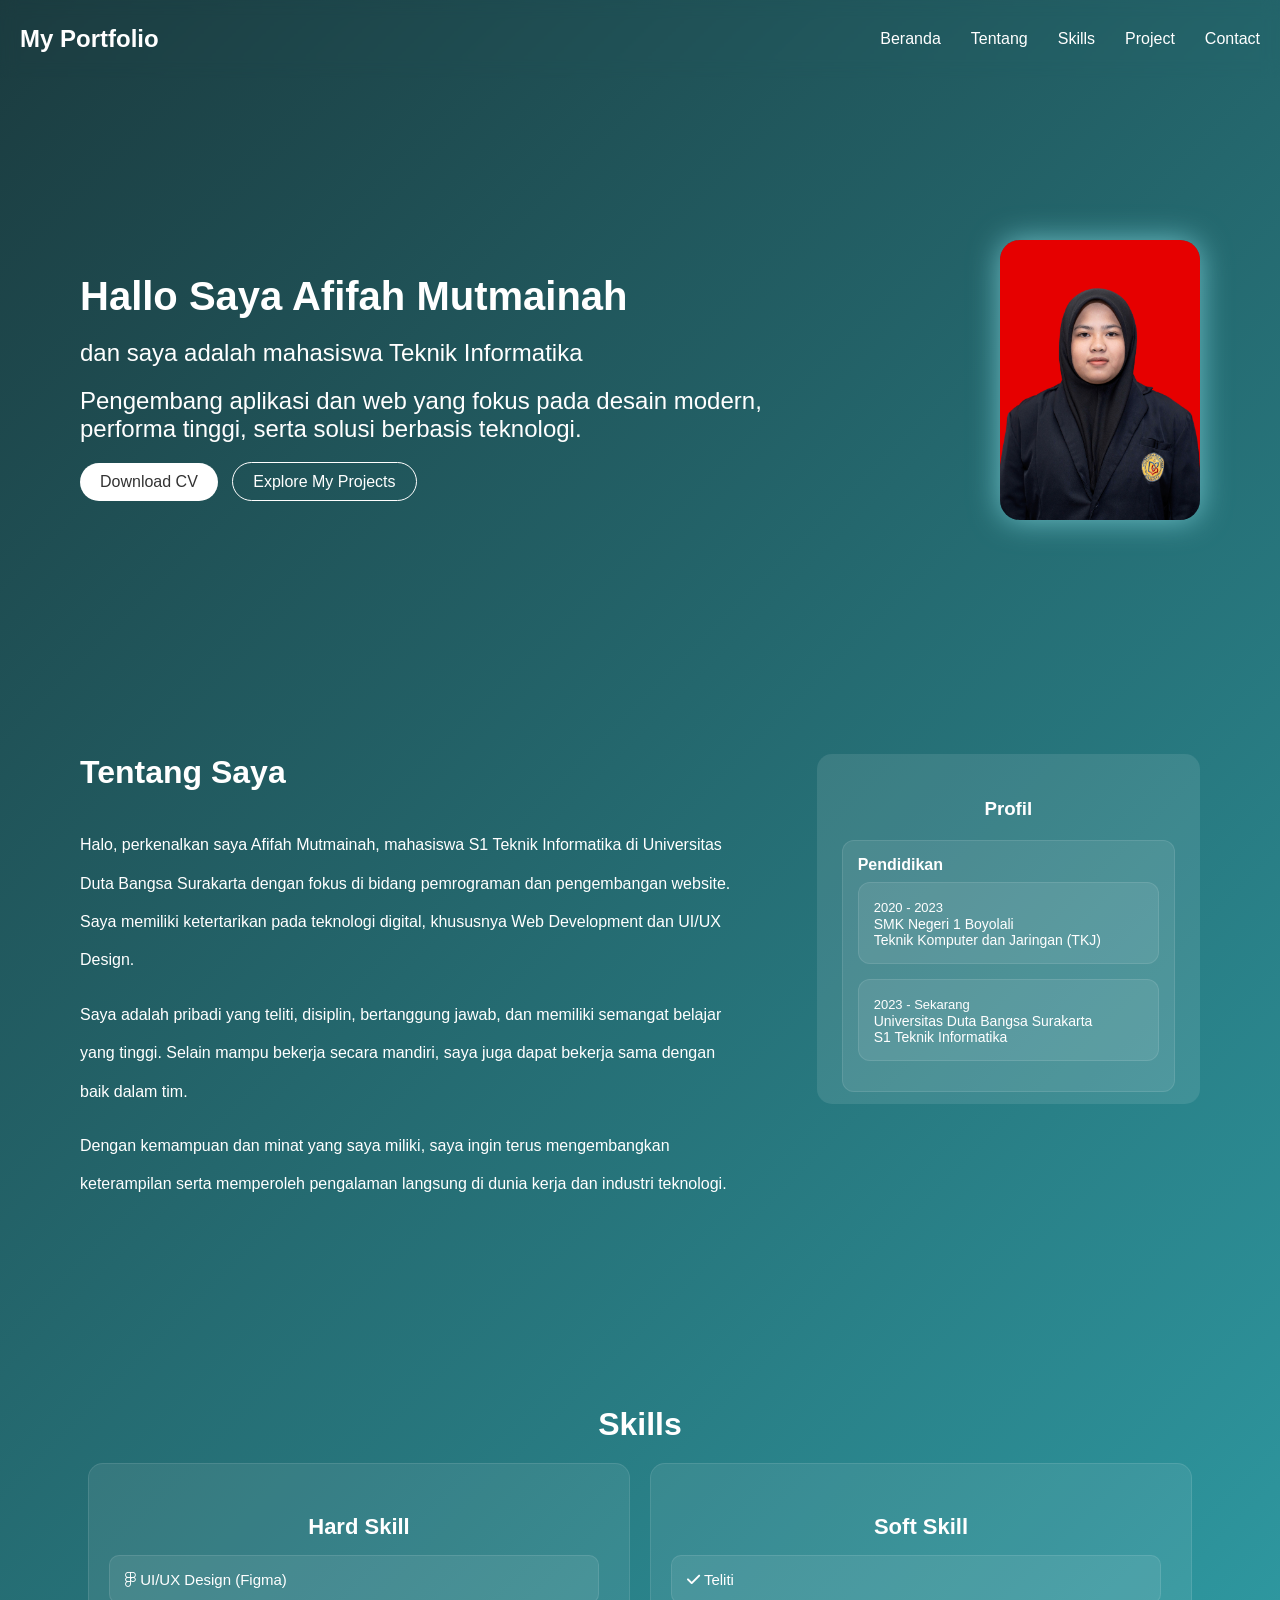
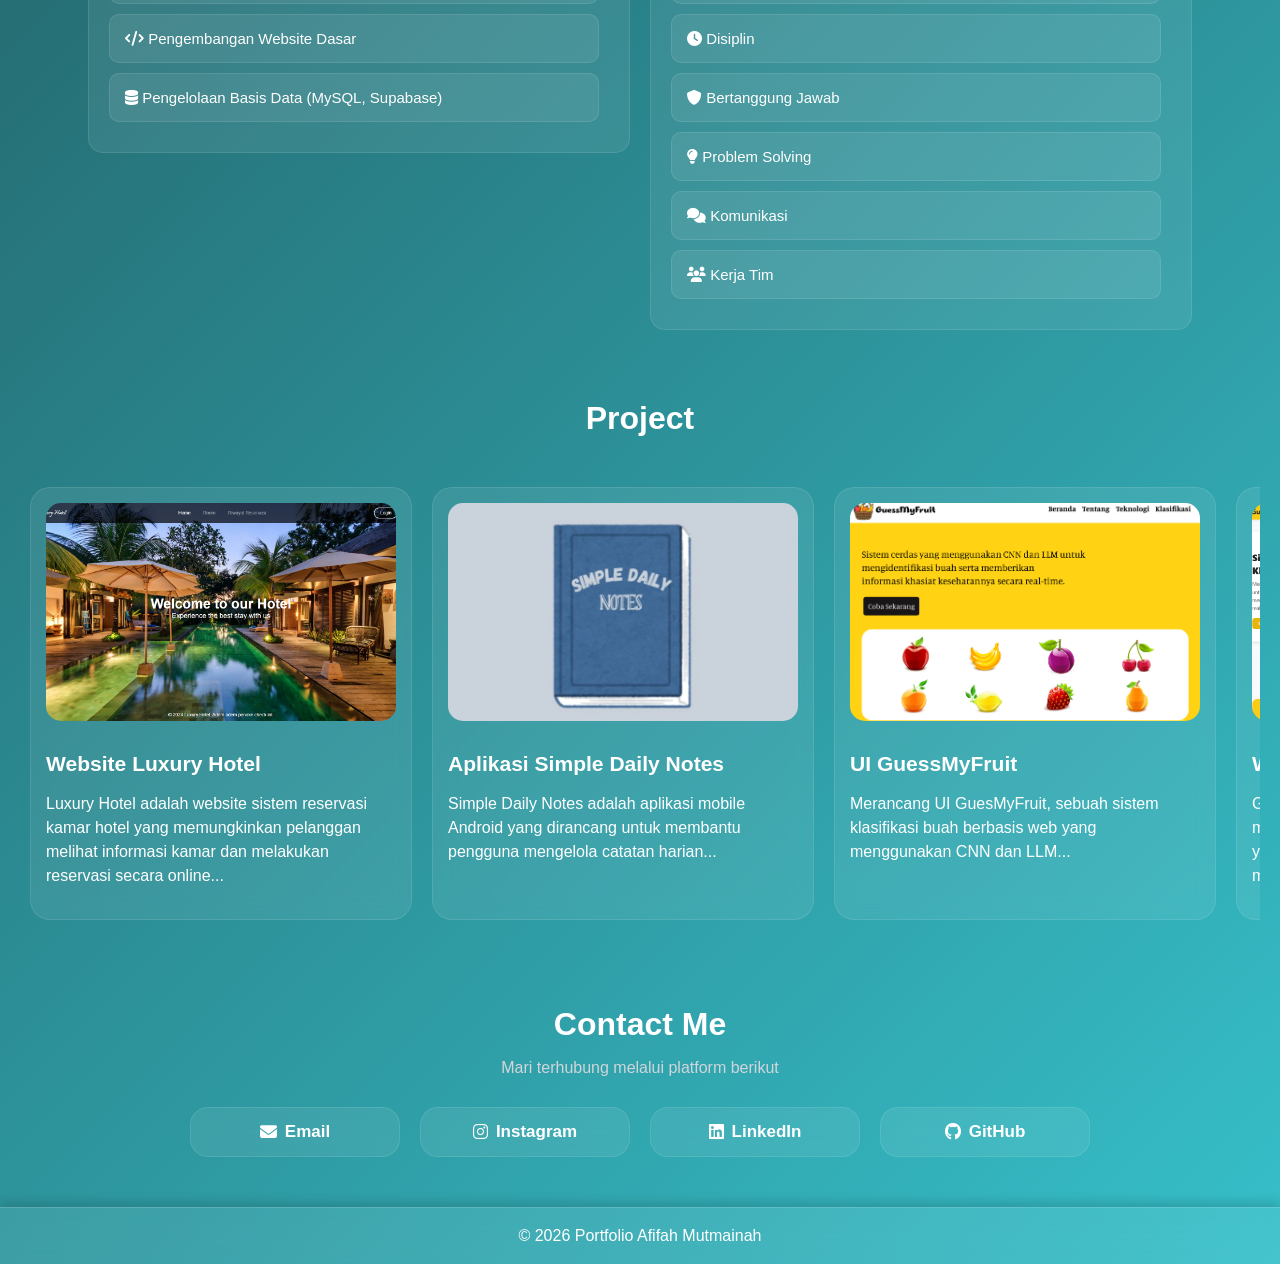
<file: index.html>
<!DOCTYPE html>
<html lang="id">
<head>
    <meta charset="UTF-8">
    <meta name="viewport" content="width=device-width, initial-scale=1.0">

    <!-- FONT AWESOME -->
    <link rel="stylesheet" href="https://cdnjs.cloudflare.com/ajax/libs/font-awesome/6.5.1/css/all.min.css">

    <title>Portofolio Saya</title>
    <link rel="stylesheet" href="style.css">
</head>

<body>

<!-- Navbar -->
<header>
    <nav>
        <h2>My Portfolio</h2>

        <div class="hamburger" onclick="toggleMenu()">
            ☰
        </div>

        <ul class="menu">
            <li><a href="#Beranda">Beranda</a></li>
            <li><a href="#tentang">Tentang</a></li>
            <li><a href="#skills">Skills</a></li>
            <li><a href="#project">Project</a></li>
            <li><a href="#contact">Contact</a></li>
        </ul>
    </nav>
</header>

<!-- Hero -->
<section id="Beranda" class="Beranda">

    <div class="Beranda-text">
        <h1>Hallo Saya Afifah Mutmainah</h1>
        <h2>dan saya adalah mahasiswa Teknik Informatika</h2>

        <h2>
            Pengembang aplikasi dan web yang fokus pada desain modern,
            performa tinggi, serta solusi berbasis teknologi.
        </h2>

        <div class="buttons">

            <a href="files/CV Afifah Mutmainah.pdf" download class="btn">
                Download CV
            </a>


            <a href="#project" class="btn-outline">
                Explore My Projects
            </a>
        </div>
    </div>

    <div class="Beranda-image">
        <div class="card">
            <img src="images/Foto Formal.jpeg" alt="profile">
        </div>
    </div>

</section>

<!-- Tentang Saya -->
<section id="tentang">
    <div class="tentang-container">

        <!-- KIRI -->
        <div class="tentang-text">
            <h2>Tentang Saya</h2>
            <p>
                Halo, perkenalkan saya Afifah Mutmainah, mahasiswa S1 Teknik Informatika 
                di Universitas Duta Bangsa Surakarta dengan fokus di bidang pemrograman 
                dan pengembangan website. Saya memiliki ketertarikan pada teknologi digital, 
                khususnya Web Development dan UI/UX Design.
            </p>

            <p>
                Saya adalah pribadi yang teliti, disiplin, bertanggung jawab, 
                dan memiliki semangat belajar yang tinggi. Selain mampu bekerja 
                secara mandiri, saya juga dapat bekerja sama dengan baik dalam tim.
            </p>

            <p>
                Dengan kemampuan dan minat yang saya miliki, saya ingin terus 
                mengembangkan keterampilan serta memperoleh pengalaman langsung 
                di dunia kerja dan industri teknologi.
            </p>
        </div>

        <!-- KANAN -->
        <div class="tentang-info">
            <h3>Profil</h3>

            <div class="info-card">
            <h4>Pendidikan</h4>

            <div class="edu-item">
                <span>2020 - 2023</span>
                <p>SMK Negeri 1 Boyolali<br>Teknik Komputer dan Jaringan (TKJ)</p>
            </div>

            
            <div class="edu-item">
                <span>2023 - Sekarang</span>
                <p>Universitas Duta Bangsa Surakarta<br>S1 Teknik Informatika</p>
            </div>
        </div>

            <div class="info-card">
                <h4>Domisili</h4>
                <p>Klaten, Jawa Tengah</p>
            </div>

            <div class="info-card">
                <h4>Status</h4>
                <p>Mahasiswa Aktif</p>
            </div>
        </div>
    </div>
</section>

<!-- Skills -->
<section id="skills">
    <div class="skills">

        <h2>Skills</h2>

        <div class="skills-container">

            <!-- HARD SKILL -->
        <div class="skills-box">
            <h4>Hard Skill</h4>

            <div class="skill-item">
                <p><i class="fa-brands fa-figma"></i> UI/UX Design (Figma)</p>
            </div>

            <div class="skill-item">
                <p><i class="fa-solid fa-code"></i> Pengembangan Website Dasar</p>
            </div>

            <div class="skill-item">
                <p><i class="fa-solid fa-database"></i> Pengelolaan Basis Data (MySQL, Supabase)</p>
            </div>
        </div>

        <!-- SOFT SKILL -->
        <div class="skills-box">
            <h4>Soft Skill</h4>

            <div class="skill-item">
                <p><i class="fa-solid fa-check"></i> Teliti</p>
            </div>

            <div class="skill-item">
                <p><i class="fa-solid fa-clock"></i> Disiplin</p>
            </div>

            <div class="skill-item">
                <p><i class="fa-solid fa-shield"></i> Bertanggung Jawab</p>
            </div>

            <div class="skill-item">
                <p><i class="fa-solid fa-lightbulb"></i> Problem Solving</p>
            </div>

            <div class="skill-item">
                <p><i class="fa-solid fa-comments"></i> Komunikasi</p>
            </div>

            <div class="skill-item">
                <p><i class="fa-solid fa-users"></i> Kerja Tim</p>
            </div>
        </div>

        </div>
    </div>
</section>

<!-- Project -->
<section id="project">
    <div class="project">

        <h2>Project</h2>

        <div class="project-container">

            <!-- Card 1 -->
            <a href="hotel-project.html" class="project-card">

                <img src="images/cover.png" alt="Luxury Hotel">

                <h3>Website Luxury Hotel</h3>

                <p id="hotelText">
                    Luxury Hotel adalah website sistem reservasi kamar hotel 
                    yang memungkinkan pelanggan melihat informasi kamar dan 
                    melakukan reservasi secara online...
                </p>

            </a>

            <!-- Card 2 -->
            <a href="catatan.html" class="project-card">

                <img src="images/Logo catatan lanscape.jpeg" alt="Simple Daily Notes">

                <h3>Aplikasi Simple Daily Notes</h3>

                <p>
                    Simple Daily Notes adalah aplikasi mobile Android yang dirancang 
                    untuk membantu pengguna mengelola catatan harian...
                </p>

            </a>

            <!-- Card 3 -->
            <a href="klasifikasi ui.html" class="project-card">

                <img src="images/klasifikasi 2.png" alt="klasifikasi ui">

                <h3>UI GuessMyFruit </h3>

                <p>
                    Merancang UI GuesMyFruit, sebuah sistem klasifikasi buah berbasis web 
                    yang menggunakan CNN dan LLM...
                </p>

            </a>

            <!-- Card 4 -->
            <a href="klasifikasiweb.html" class="project-card">

                <img src="images/klasifikasiweb (1).png" alt="GuessMyFruit">

                <h3> Website GuessMyFruit </h3>

                <p>
                    GuessMyFruit adalah web yang bisa mengidentifikasi jenis buah hanya dari 
                    gambar yang diunggah pengguna. Website ini menggabungkan CNN untuk...
                </p>

            </a>

            <!-- Card 5 -->
            <a href="tokosepatu.html" class="project-card">

                <img src="images/sepatu (1).png" alt="tokosepatu">

                <h3> Niku Shoes </h3>

                <p>
                    Niku Shoes adalah aplikasi berbasis web yang dirancang untuk membantu operasional toko sepatu 
                    menjadi lebih terstruktur dan...
                </p>

            </a>

        </div>

    </div>
</section>

<!-- Contact -->
<section id="contact">
    <div class="contact">
        <h2>Contact Me</h2>

        <p class="contact-text">
            Mari terhubung melalui platform berikut
        </p>

        <div class="contact-container">

            <a href="mailto:mutmainahaja4121@gmail.com" class="contact-card">
                <i class="fa-solid fa-envelope"></i> Email
            </a>

            <a href="https://www.instagram.com/affhmtminh" target="_blank" class="contact-card">
                <i class="fa-brands fa-instagram"></i> Instagram
            </a>

            <a href="https://www.linkedin.com/in/afifah-mutmainah" target="_blank" class="contact-card">
                <i class="fa-brands fa-linkedin"></i> LinkedIn
            </a>

            <a href="https://github.com/MutmainahAfifahh" target="_blank" class="contact-card">
                <i class="fa-brands fa-github"></i> GitHub
            </a>

        </div>
    </div>
</section>

<!-- Footer -->
<footer>
    <p>© 2026 Portfolio Afifah Mutmainah</p>
</footer>

<script src="script.js"></script>

</body>
</html>
</file>
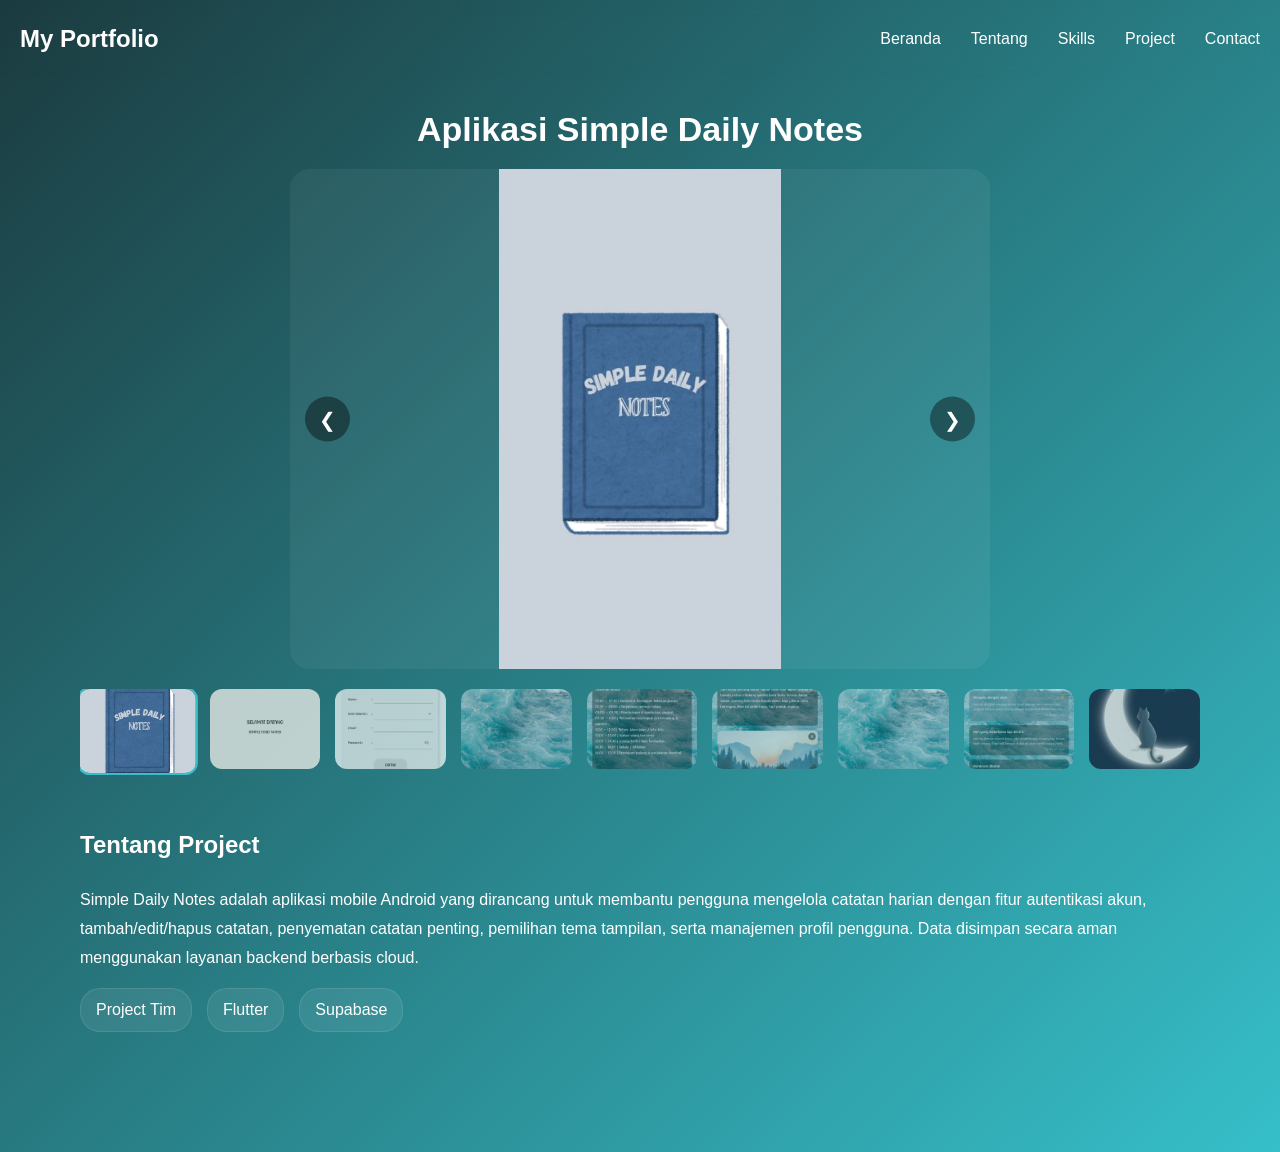
<file: catatan.html>
<!DOCTYPE html>
<html lang="id">
<head>
    <meta charset="UTF-8">
    <meta name="viewport" content="width=device-width, initial-scale=1.0">
    <title>Simple Daily Notes Project</title>
    <link rel="stylesheet" href="style.css">
</head>

<body>

<header>
    <nav>
        <h2>My Portfolio</h2>
        <div class="hamburger" id="hamburger">☰</div>
        <ul class="menu" id="menu">
            <li><a href="index.html#Beranda">Beranda</a></li>
            <li><a href="index.html#tentang">Tentang</a></li>
            <li><a href="index.html#skills">Skills</a></li>
            <li><a href="index.html#project">Project</a></li>
            <li><a href="index.html#contact">Contact</a></li>
        </ul>
    </nav>
</header>

<section class="detail-project">

    <h1>Aplikasi Simple Daily Notes</h1>

    <!-- PREVIEW SLIDER - SUDAH DIPERBAIKI -->
    <div class="main-image" 
         data-images='[
            "images/Logo catatan potrait.jpeg",
            "images/Catatan (1).jpg",
            "images/Catatan (2).jpg",
            "images/Catatan (3).jpg",
            "images/Catatan (4).jpg",
            "images/Catatan (5).jpg",
            "images/Catatan (6).jpg",
            "images/Catatan (7).jpg",
            "images/Catatan (8).jpeg"
         ]'>

        <button class="slider-btn prev" onclick="prevImage()">❮</button>
        <img id="preview" src="images/Logo catatan potrait.jpeg" alt="Preview Project">
        <button class="slider-btn next" onclick="nextImage()">❯</button>
    </div>

    <!-- THUMBNAIL - Dikosongkan (akan diisi otomatis oleh JS) -->
    <div class="thumbnail-container"></div>

    <!-- DESKRIPSI -->
    <div class="project-description">
        <h2>Tentang Project</h2>
        <p>
            Simple Daily Notes adalah aplikasi mobile Android yang dirancang 
            untuk membantu pengguna mengelola catatan harian dengan fitur autentikasi akun, 
            tambah/edit/hapus catatan, penyematan catatan penting, pemilihan tema tampilan, 
            serta manajemen profil pengguna. Data disimpan secara aman menggunakan layanan backend berbasis cloud.
        </p>

        <div class="project-tags">
            <div class="tag">Project Tim</div>
            <div class="tag">Flutter</div>
            <div class="tag">Supabase</div>
        </div>
    </div>

</section>

<script src="script.js"></script>
</body>
</html>
</file>
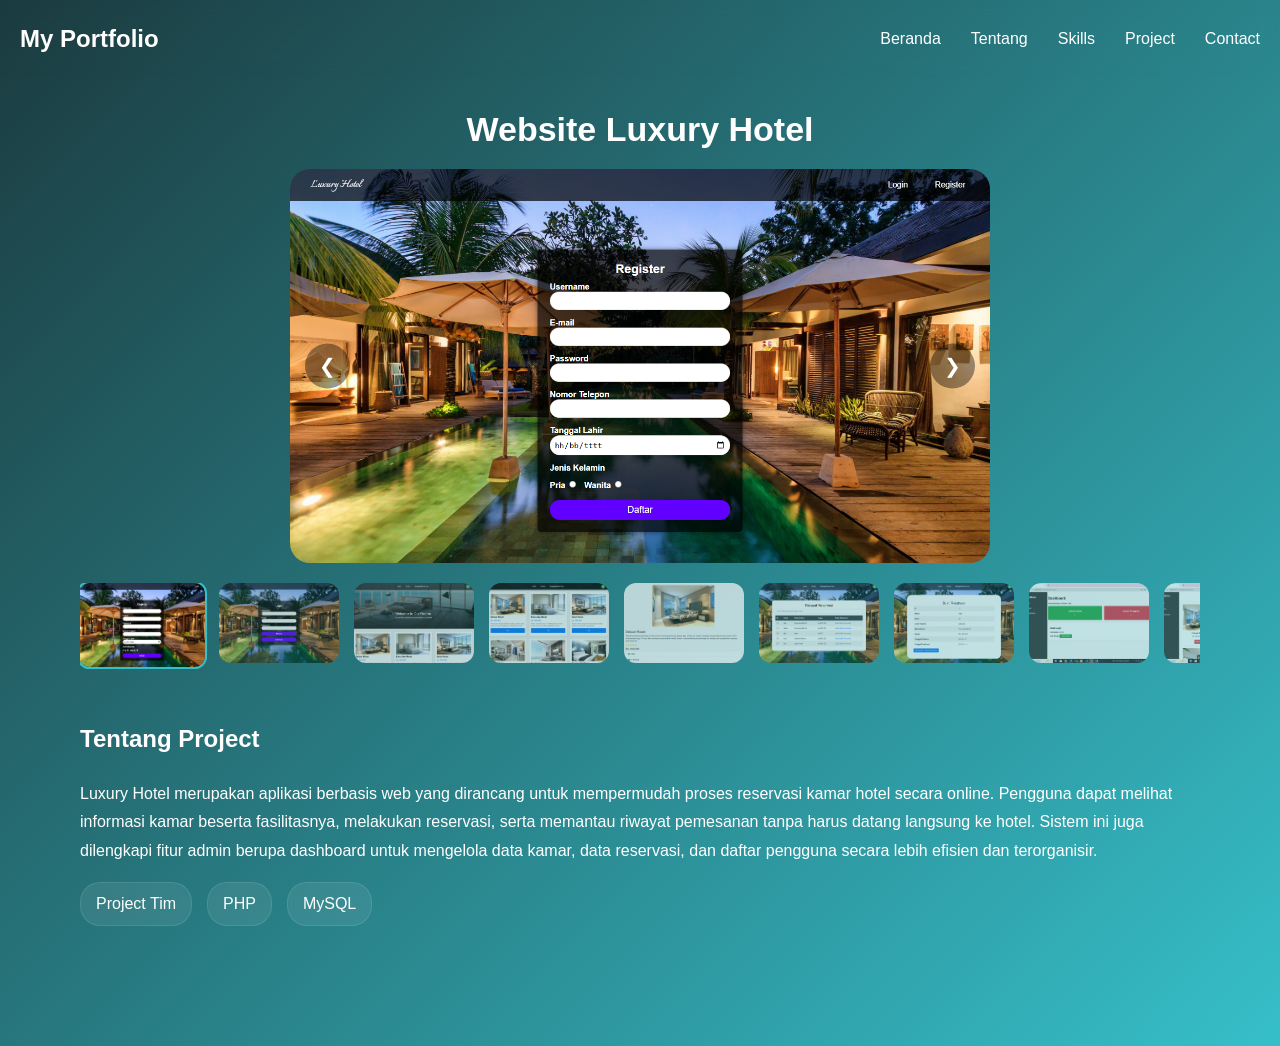
<file: hotel-project.html>
<!DOCTYPE html>
<html lang="id">
<head>
    <meta charset="UTF-8">
    <meta name="viewport" content="width=device-width, initial-scale=1.0">
    <title>Luxury Hotel Project</title>

    <link rel="stylesheet" href="style.css">
</head>

<body>

<!-- Navbar -->
<header>
    <nav>
        <h2>My Portfolio</h2>

        <div class="hamburger" onclick="toggleMenu()">☰</div>

        <ul class="menu">
            <li><a href="index.html#Beranda">Beranda</a></li>
            <li><a href="index.html#tentang">Tentang</a></li>
            <li><a href="index.html#skills">Skills</a></li>
            <li><a href="index.html#project">Project</a></li>
            <li><a href="index.html#contact">Contact</a></li>
        </ul>
    </nav>
</header>

<!-- DETAIL PROJECT -->
<section class="detail-project">

    <h1>Website Luxury Hotel</h1>

    <!-- PREVIEW SLIDER -->
    <div class="main-image" data-images='[
        "images/hotel (1).png",
        "images/hotel (2).png",
        "images/hotel (3).png",
        "images/hotel (4).png",
        "images/hotel (5).png",
        "images/hotel (6).png",
        "images/hotel (7).png",
        "images/hotel (8).png",
        "images/hotel (9).png",
        "images/hotel (10).png"
    ]'>

        <button class="slider-btn prev" onclick="prevImage()">❮</button>

        <img id="preview" src="images/hotel (1).png">

        <button class="slider-btn next" onclick="nextImage()">❯</button>

    </div>

    <!-- THUMBNAIL (opsional, bisa dihapus kalau mau full otomatis nanti) -->
    <div class="thumbnail-container">
        <img src="images/hotel (1).png" onclick="changeImage(0)">
        <img src="images/hotel (2).png" onclick="changeImage(1)">
        <img src="images/hotel (3).png" onclick="changeImage(2)">
        <img src="images/hotel (4).png" onclick="changeImage(3)">
        <img src="images/hotel (5).png" onclick="changeImage(4)">
        <img src="images/hotel (6).png" onclick="changeImage(5)">
        <img src="images/hotel (7).png" onclick="changeImage(6)">
        <img src="images/hotel (8).png" onclick="changeImage(7)">
        <img src="images/hotel (9).png" onclick="changeImage(8)">
        <img src="images/hotel (10).png" onclick="changeImage(9)">
    </div>

    <!-- DESKRIPSI -->
    <div class="project-description">

        <h2>Tentang Project</h2>

        <p>
        Luxury Hotel merupakan aplikasi berbasis web yang dirancang untuk mempermudah proses reservasi kamar hotel 
        secara online. Pengguna dapat melihat informasi kamar beserta fasilitasnya, melakukan reservasi, 
        serta memantau riwayat pemesanan tanpa harus datang langsung ke hotel. Sistem ini juga dilengkapi 
        fitur admin berupa dashboard untuk mengelola data kamar, data reservasi, dan daftar pengguna secara lebih efisien 
        dan terorganisir.
        </p>

        <div class="project-tags">
            <div class="tag">Project Tim</div>
            <div class="tag">PHP</div>
            <div class="tag">MySQL</div>
        </div>

    </div>

</section>

<script src="script.js"></script>
</body>
</html>
</file>
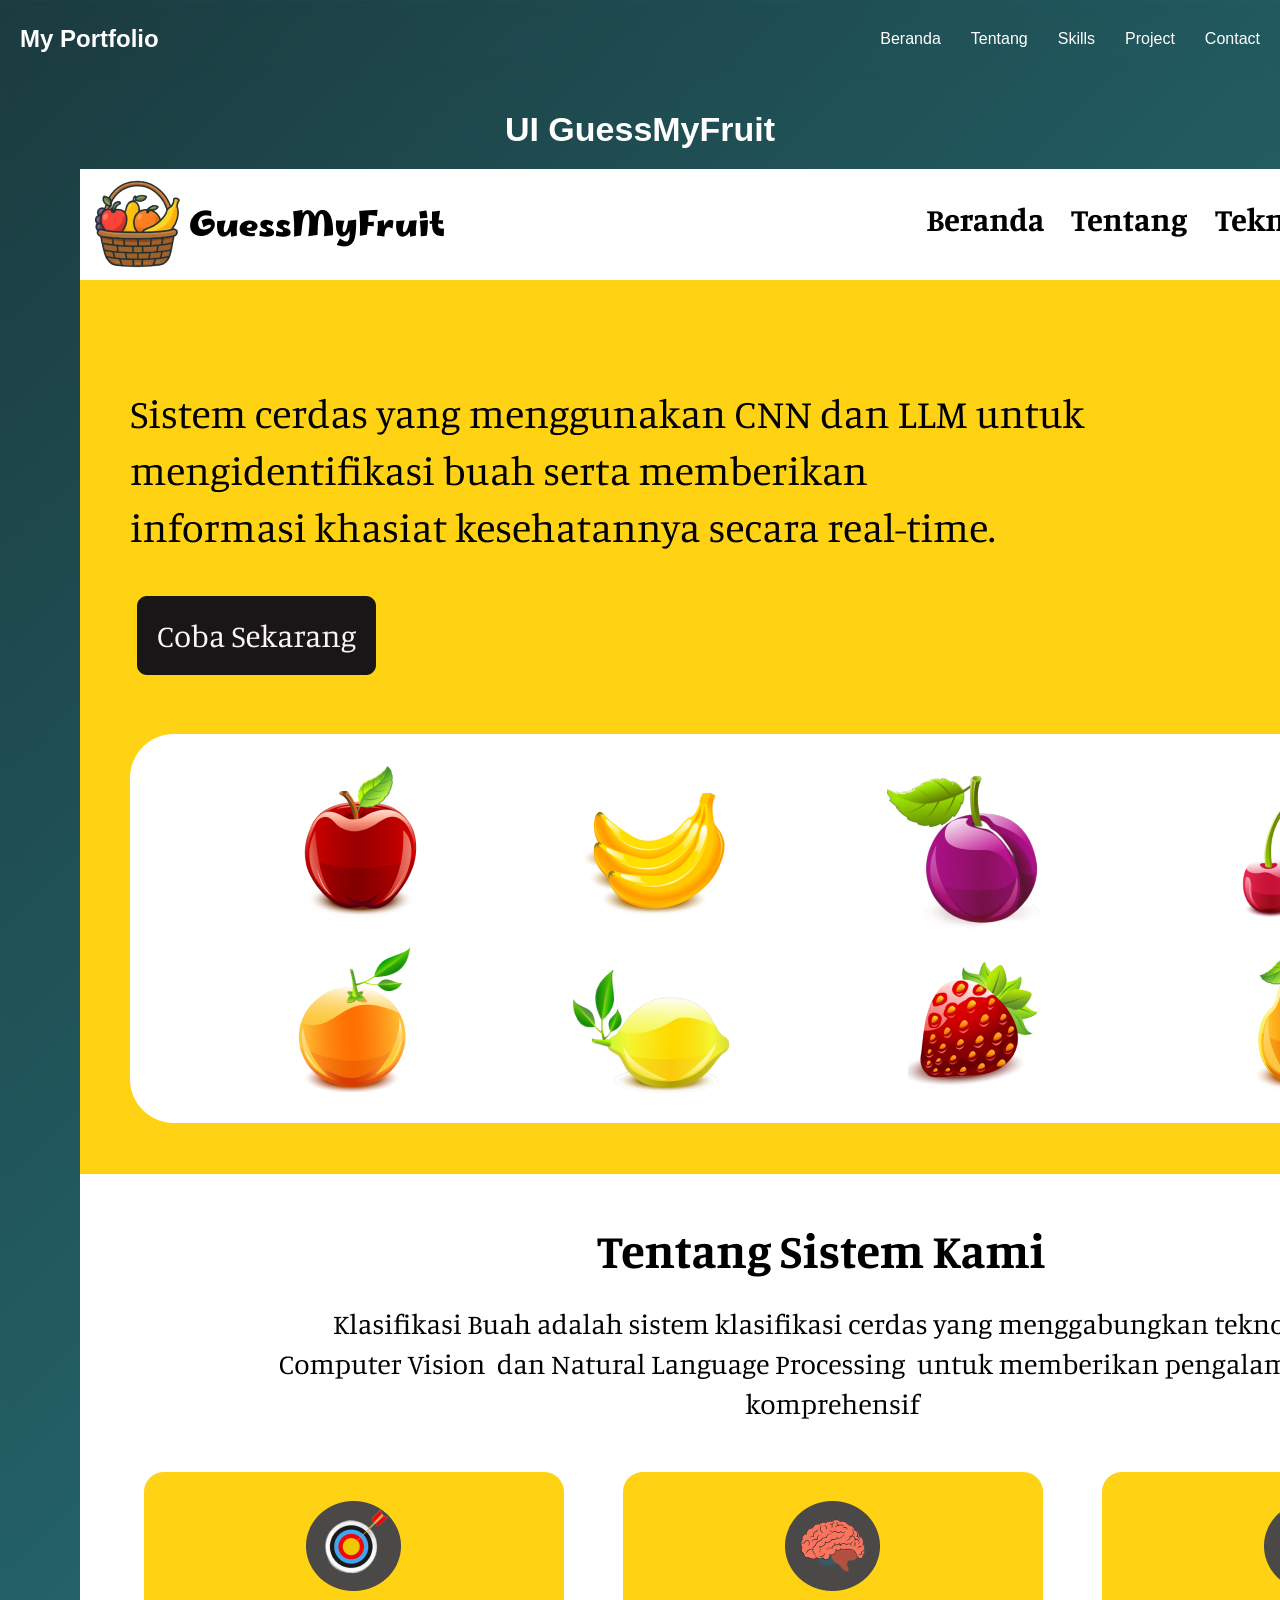
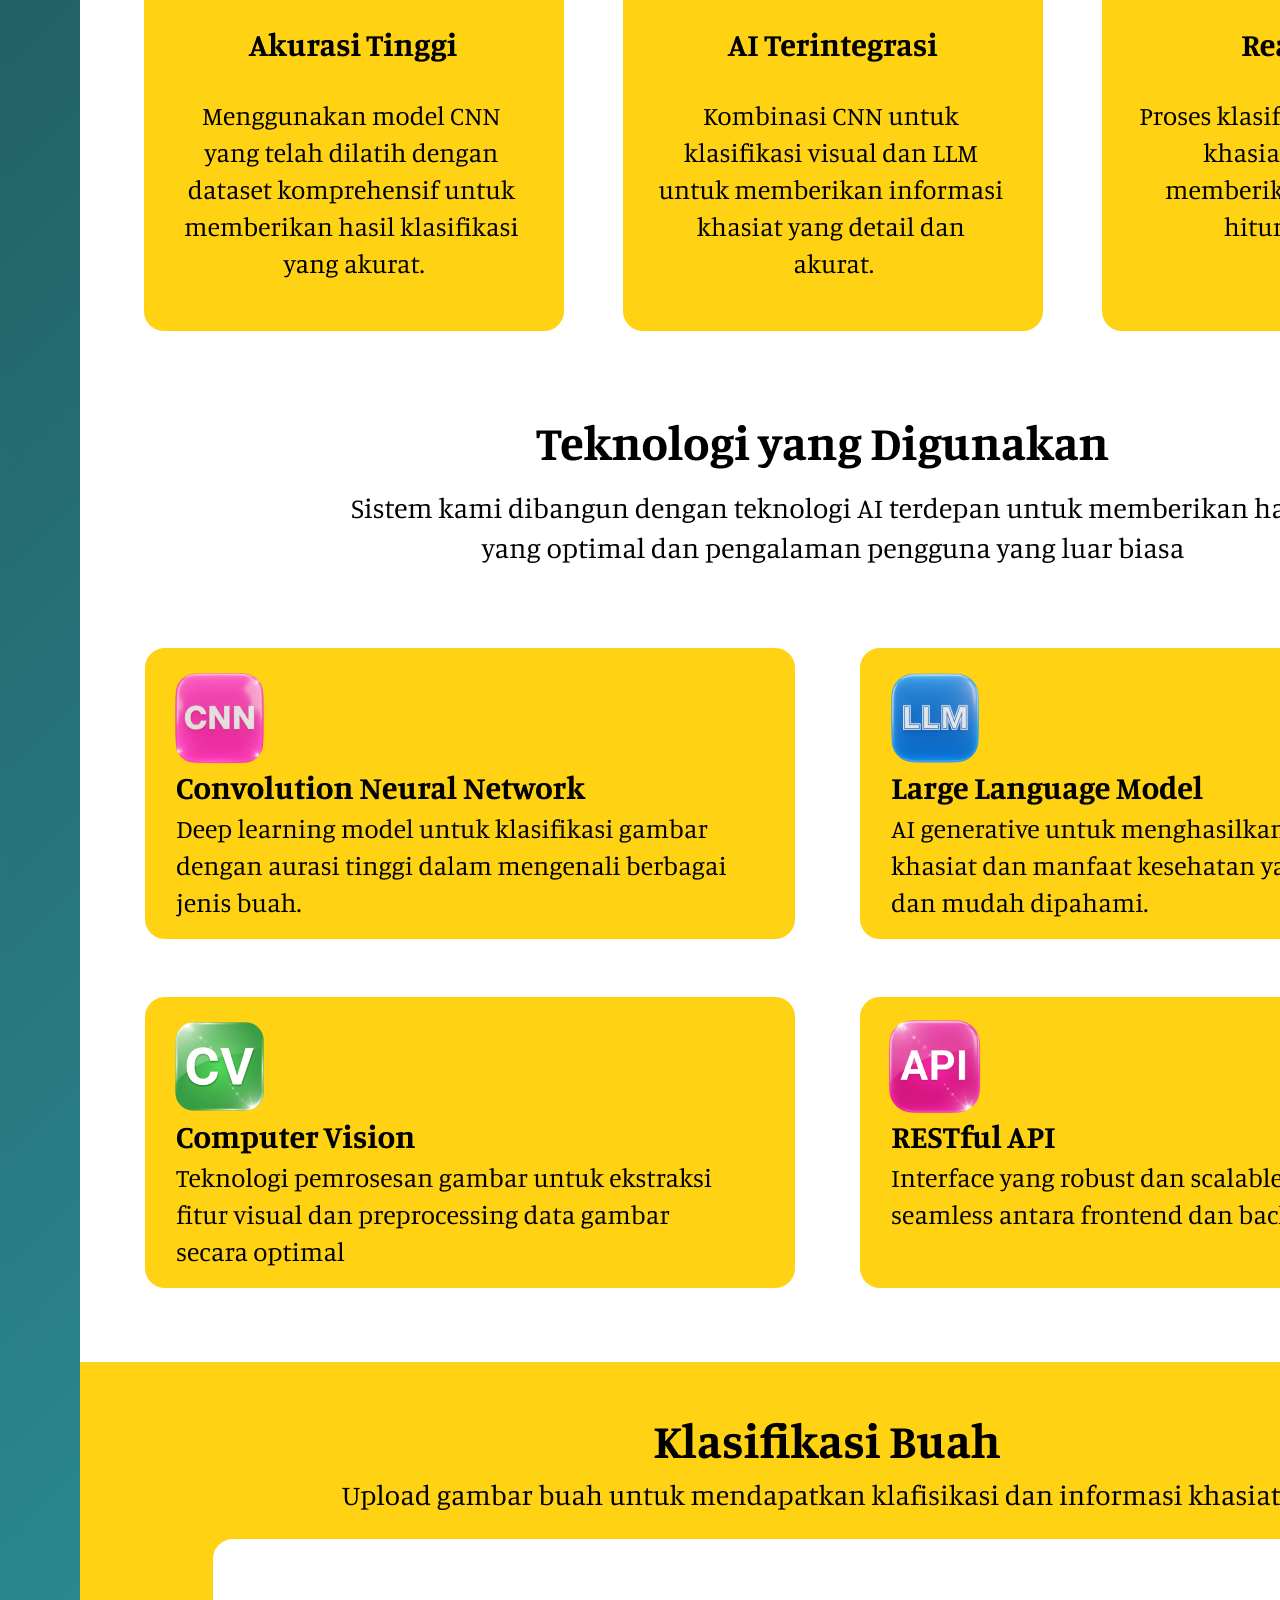
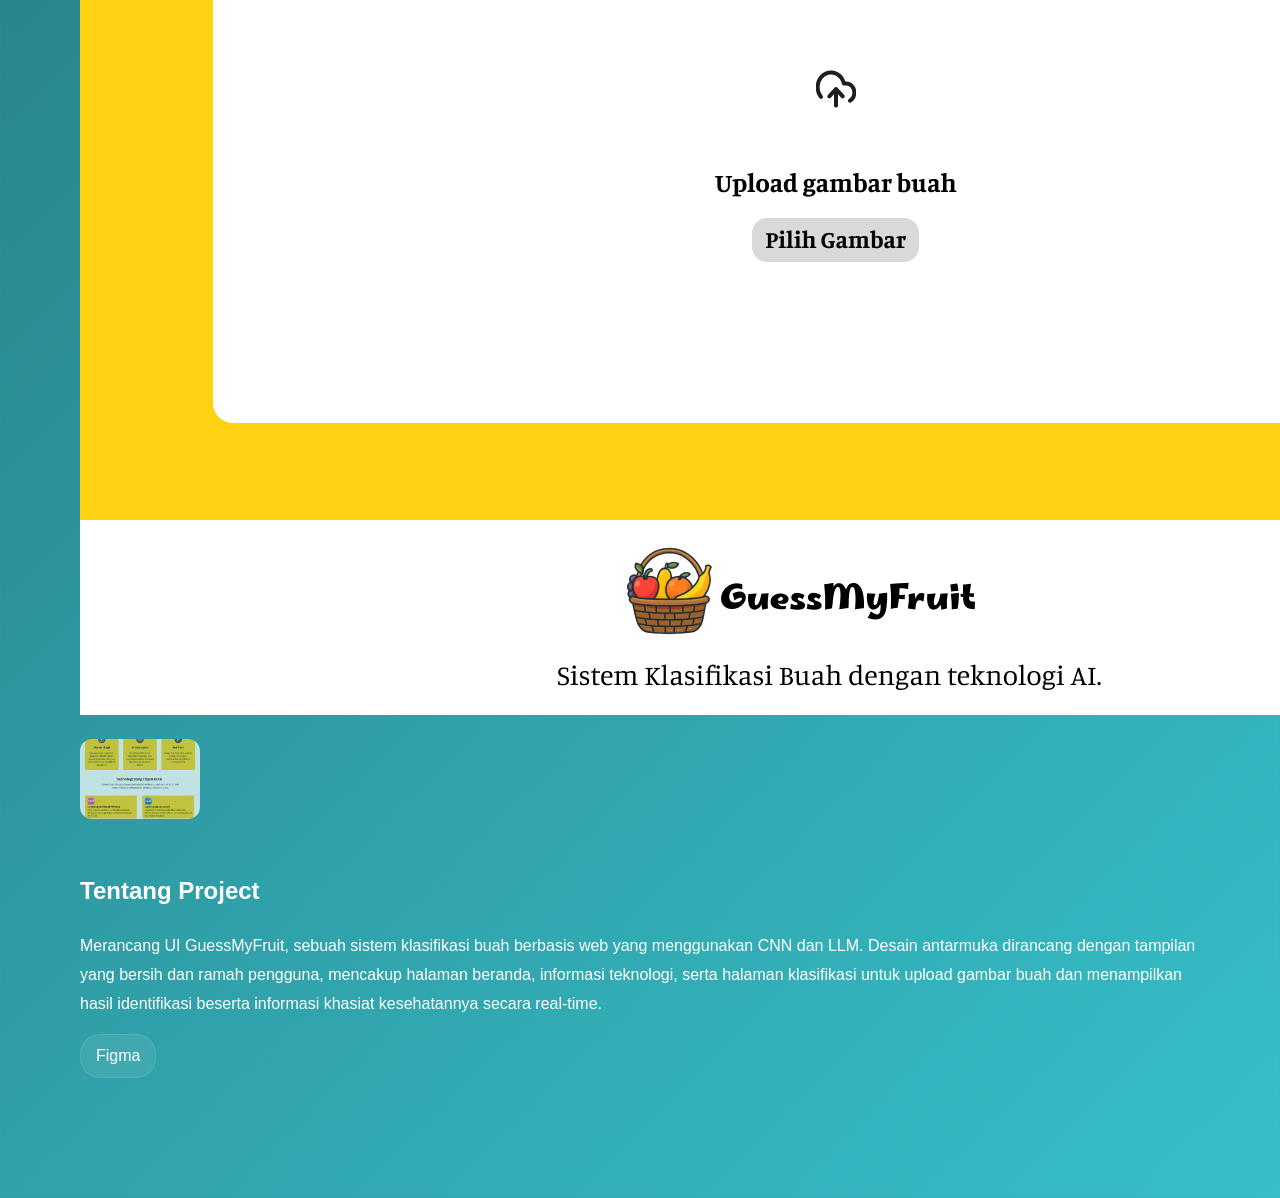
<file: klasifikasi ui.html>
<!DOCTYPE html>
<html lang="id">
<head>
    <meta charset="UTF-8">
    <meta name="viewport" content="width=device-width, initial-scale=1.0">
    <title>GuessMyFruit Project</title>

    <link rel="stylesheet" href="style.css">
</head>

<body>

<!-- Navbar -->
<header>
    <nav>
        <h2>My Portfolio</h2>

        <div class="hamburger" onclick="toggleMenu()">
            ☰
        </div>

        <ul class="menu">
            <li><a href="index.html#Beranda">Beranda</a></li>
            <li><a href="index.html#tentang">Tentang</a></li>
            <li><a href="index.html#skills">Skills</a></li>
            <li><a href="index.html#project">Project</a></li>
            <li><a href="index.html#contact">Contact</a></li>
        </ul>
    </nav>
</header>

<section class="detail-project">

    <h1>UI GuessMyFruit</h1>

    <!-- PREVIEW -->
    <div class="main-imagepreview">

        <img id="preview" src="images/klasifikasi.png">

    </div>

    <!-- THUMBNAIL -->
    <div class="thumbnail-container">

        <img src="images/klasifikasi.png" onclick="changeImage(0)">

    </div>

    <!-- DESKRIPSI -->
    <div class="project-description">

        <h2>Tentang Project</h2>

        <p>
            Merancang UI GuessMyFruit, sebuah sistem klasifikasi buah berbasis web yang menggunakan CNN dan LLM. 
            Desain antarmuka dirancang dengan tampilan yang bersih dan ramah pengguna, mencakup halaman beranda, 
            informasi teknologi, serta halaman klasifikasi untuk upload gambar buah dan menampilkan hasil identifikasi 
            beserta informasi khasiat kesehatannya secara real-time.
        </p>

    <div class="project-tags">

        <div class="tag">Figma</div>

    </div>

    </div>

</section>

<script src="script.js"></script>
</body>
</html>
</file>
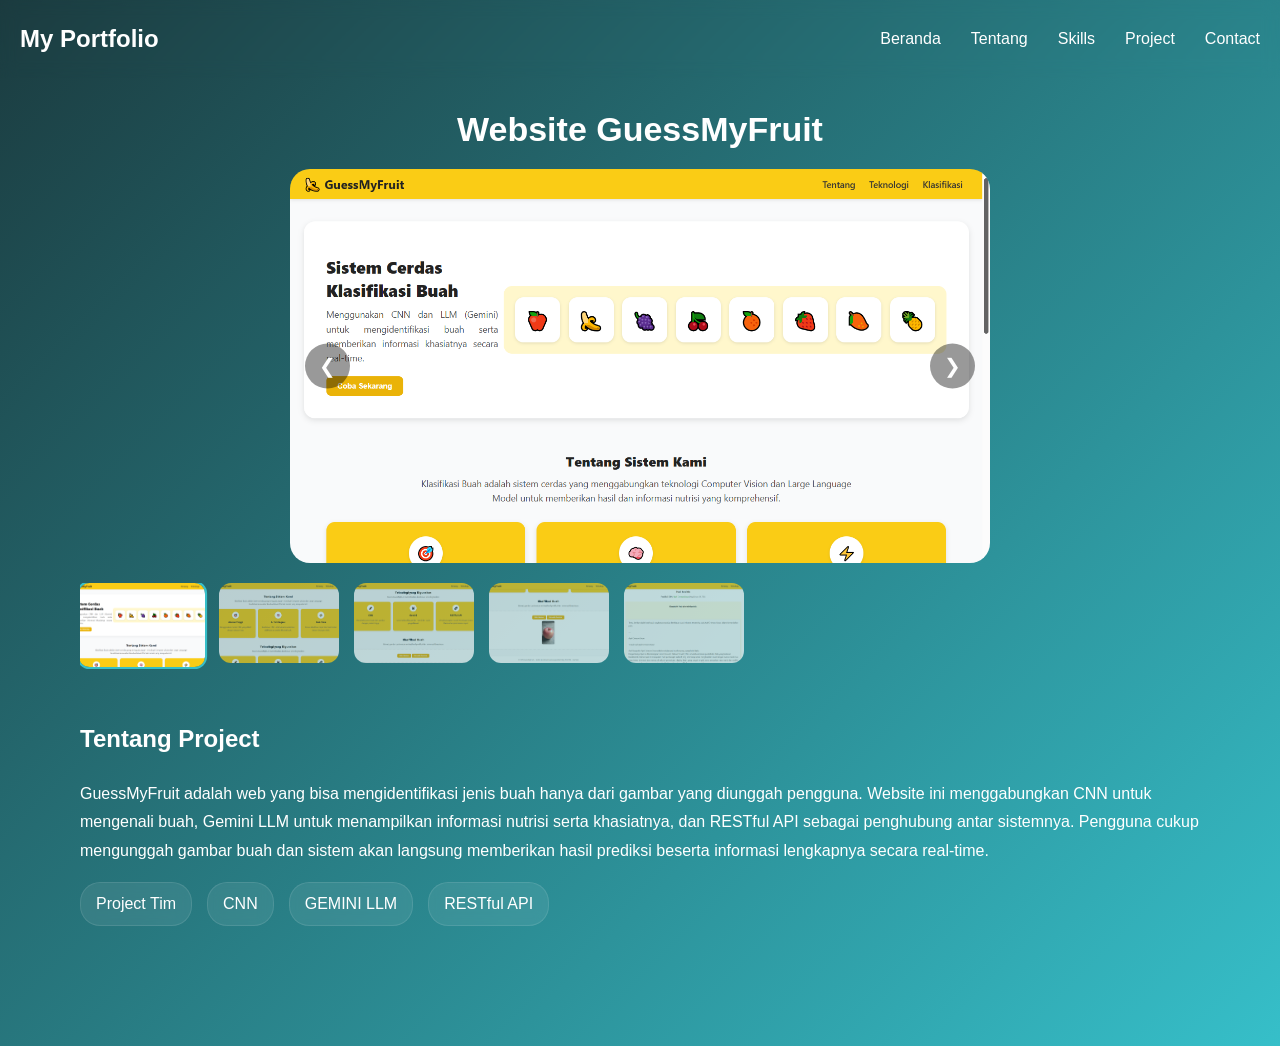
<file: klasifikasiweb.html>
<!DOCTYPE html>
<html lang="id">
<head>
    <meta charset="UTF-8">
    <meta name="viewport" content="width=device-width, initial-scale=1.0">
    <title>GuessMyFruit</title>
    <link rel="stylesheet" href="style.css">
</head>

<body>

<header>
    <nav>
        <h2>My Portfolio</h2>
        <div class="hamburger" id="hamburger">☰</div>
        <ul class="menu" id="menu">
            <li><a href="index.html#Beranda">Beranda</a></li>
            <li><a href="index.html#tentang">Tentang</a></li>
            <li><a href="index.html#skills">Skills</a></li>
            <li><a href="index.html#project">Project</a></li>
            <li><a href="index.html#contact">Contact</a></li>
        </ul>
    </nav>
</header>

<section class="detail-project">

    <h1>Website GuessMyFruit</h1>

    <!-- PREVIEW SLIDER - SUDAH DIPERBAIKI -->
    <div class="main-image" 
        data-images='[
            "images/klasifikasiweb (1).png",
            "images/klasifikasiweb (2).png",
            "images/klasifikasiweb (3).png",
            "images/klasifikasiweb (4).png",
            "images/klasifikasiweb (5).png"
        ]'>

        <button class="slider-btn prev" onclick="prevImage()">❮</button>

        <img id="preview" src="images/klasifikasiweb (1).png" alt="Preview Project">
        
        <button class="slider-btn next" onclick="nextImage()">❯</button>
    </div>

<!-- THUMBNAIL (opsional, bisa dihapus kalau mau full otomatis nanti) -->
    <div class="thumbnail-container">
        <img src="images/klasifikasiweb (1).png" onclick="changeImage(0)">
        <img src="images/klasifikasiweb (2).png" onclick="changeImage(1)">
        <img src="images/klasifikasiweb (3).png" onclick="changeImage(2)">
        <img src="images/klasifikasiweb (4).png" onclick="changeImage(3)">
        <img src="images/klasifikasiweb (5).png" onclick="changeImage(4)">
    </div>

    <!-- DESKRIPSI -->
    <div class="project-description">
        <h2>Tentang Project</h2>
        <p>
            GuessMyFruit adalah web yang bisa mengidentifikasi jenis buah hanya dari gambar yang diunggah pengguna. 
            Website ini menggabungkan CNN untuk mengenali buah, Gemini LLM untuk menampilkan informasi nutrisi serta 
            khasiatnya, dan RESTful API sebagai penghubung antar sistemnya. 
            Pengguna cukup mengunggah gambar buah dan sistem akan langsung memberikan hasil prediksi 
            beserta informasi lengkapnya secara real-time.
        </p>

        <div class="project-tags">
            <div class="tag">Project Tim</div>
            <div class="tag">CNN</div>
            <div class="tag">GEMINI LLM</div>
            <div class="tag">RESTful API</div>
        </div>
    </div>

</section>

<script src="script.js"></script>
</body>
</html>
</file>
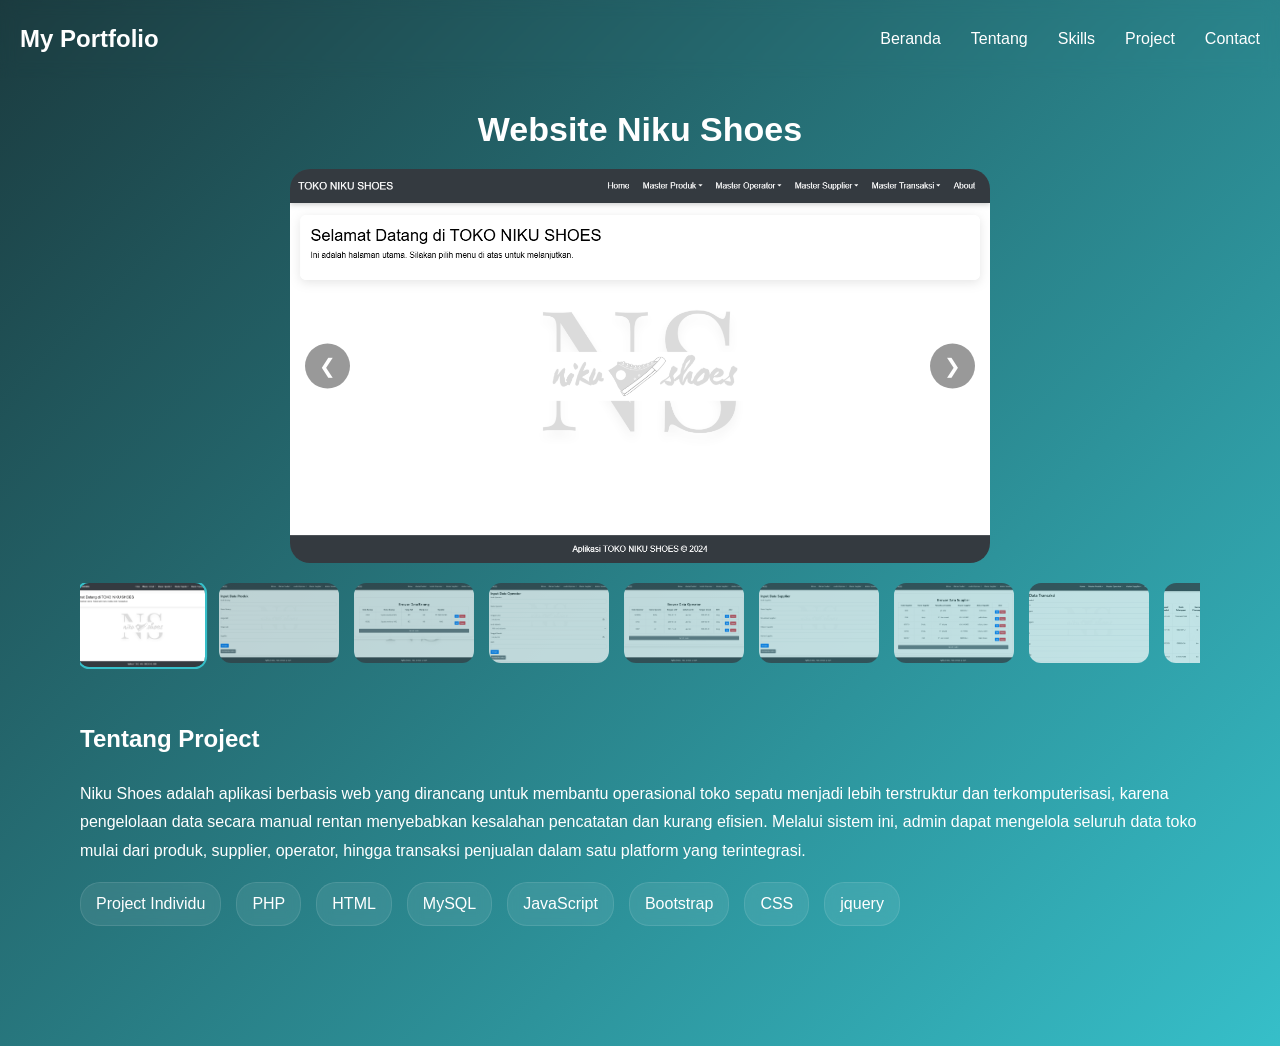
<file: tokosepatu.html>
<!DOCTYPE html>
<html lang="id">
<head>
    <meta charset="UTF-8">
    <meta name="viewport" content="width=device-width, initial-scale=1.0">
    <title>Niku Shoes</title>
    <link rel="stylesheet" href="style.css">
</head>

<body>

<header>
    <nav>
        <h2>My Portfolio</h2>
        <div class="hamburger" id="hamburger">☰</div>
        <ul class="menu" id="menu">
            <li><a href="index.html#Beranda">Beranda</a></li>
            <li><a href="index.html#tentang">Tentang</a></li>
            <li><a href="index.html#skills">Skills</a></li>
            <li><a href="index.html#project">Project</a></li>
            <li><a href="index.html#contact">Contact</a></li>
        </ul>
    </nav>
</header>

<section class="detail-project">

    <h1>Website Niku Shoes</h1>

    <!-- PREVIEW SLIDER - SUDAH DIPERBAIKI -->
    <div class="main-image" 
        data-images='[
            "images/sepatu (1).png",
            "images/sepatu (2).png",
            "images/sepatu (3).png",
            "images/sepatu (4).png",
            "images/sepatu (5).png",
            "images/sepatu (6).png",
            "images/sepatu (7).png",
            "images/sepatu (8).png",
            "images/sepatu (9).png"
        ]'>

        <button class="slider-btn prev" onclick="prevImage()">❮</button>

        <img id="preview" src="images/sepatu (1).png" alt="Preview Project">
        
        <button class="slider-btn next" onclick="nextImage()">❯</button>
    </div>

<!-- THUMBNAIL (opsional, bisa dihapus kalau mau full otomatis nanti) -->
    <div class="thumbnail-container">
        <img src="images/sepatu (1).png" onclick="changeImage(0)">
        <img src="images/sepatu (2).png" onclick="changeImage(1)">
        <img src="images/sepatu (3).png" onclick="changeImage(2)">
        <img src="images/sepatu (4).png" onclick="changeImage(3)">
        <img src="images/sepatu (5).png" onclick="changeImage(4)">
        <img src="images/sepatu (6).png" onclick="changeImage(5)">
        <img src="images/sepatu (7).png" onclick="changeImage(6)">
        <img src="images/sepatu (8).png" onclick="changeImage(7)">
        <img src="images/sepatu (9).png" onclick="changeImage(8)">
    </div>

    <!-- DESKRIPSI -->
    <div class="project-description">
        <h2>Tentang Project</h2>
        <p>
            Niku Shoes adalah aplikasi berbasis web yang dirancang untuk membantu operasional toko sepatu 
            menjadi lebih terstruktur dan terkomputerisasi, karena pengelolaan data secara manual rentan menyebabkan
            kesalahan pencatatan dan kurang efisien. Melalui sistem ini, admin dapat mengelola seluruh data toko 
            mulai dari produk, supplier, operator, hingga transaksi penjualan dalam satu platform yang terintegrasi.
        </p>

        <div class="project-tags">
            <div class="tag">Project Individu</div>
            <div class="tag">PHP</div>
            <div class="tag">HTML</div>
            <div class="tag">MySQL</div>
            <div class="tag">JavaScript</div>
            <div class="tag">Bootstrap</div>
            <div class="tag">CSS</div>
            <div class="tag">jquery</div>
        </div>
    </div>

</section>

<script src="script.js"></script>
</body>
</html>
</file>
<file: style.css>
body{
    margin:0;
    padding-top:60px;
    background:linear-gradient(135deg,#1b3b3f,#36bfc9);
    overflow-x:hidden;
    font-family:Arial, sans-serif;
    color:white;
}

section{
    margin:0;
    padding:80px 20px;
    background:transparent;
}

header{
    background:transparent;
    color:white;
    padding:0;
    position:fixed;
    top:0;
    left:0;
    width:100%;
    z-index:800;
    backdrop-filter:blur(8px);
}

nav{
    display:flex;
    justify-content:space-between;
    align-items:center;
    padding:5px 20px;
}

/* MENU */
.menu{
    display:flex;
    list-style:none;
    gap:30px;
}

.menu a{
    text-decoration:none;
    color:white;
}

/* HAMBURGER */
.hamburger{
    display:none;
    font-size:20px;
    cursor:pointer;
    color:white;
    position:relative;
    z-index:999;
}

/* HERO */
.Beranda{
    display:flex;
    justify-content:space-between;
    align-items:center;
    padding-top:180px;
    padding-left:80px;
    padding-right:80px;
}

.Beranda-text{
    max-width:700px;
}

.Beranda-text h1{
    font-size:40px;
    margin:10px 0;
}

.Beranda-text h2{
    font-weight:normal;
    font-size:24px;
    margin-bottom:10px;
}

/* BUTTON */
.buttons{
    margin-top:20px;
}

.btn{
    background:white;
    color:#333;
    border:none;
    padding:10px 20px;
    margin-right:10px;
    border-radius:20px;
    text-decoration:none;
    display:inline-block;
}

.btn-outline{
    background:transparent;
    border:1px solid white;
    color:white;
    padding:10px 20px;
    border-radius:20px;
    text-decoration:none;
    transition:0.3s;
}

/* IMAGE */
.Beranda-image img{
    width:200px;
    max-width:100%;
    height:auto;
    border-radius:20px;
    box-shadow:0 0 30px rgba(156,247,255,0.6);
}

/* TENTANG */
#tentang{
    padding:80px;
}

.tentang-container{
    display:flex;
    justify-content:space-between;
    align-items:flex-start;
    gap:70px;
}

.tentang-text{
    flex:2;
}

.tentang-text h2{
    font-size:32px;
    margin-bottom:35px;
    margin-top:70px;
}

.tentang-text p{
    line-height:2.4;
    text-align:left;
}

/* CARD INFO */
.tentang-info{
    flex:1;
    background:rgba(255,255,255,0.1);
    padding:25px;
    border-radius:15px;
    max-height:300px;
    overflow-y:auto;
    margin-top:70px;
}

.tentang-info h3{
    margin-bottom:20px;
    text-align:center;
}

.tentang-info p{
    margin:12px 0;
}

/* SCROLLBAR */
.tentang-info::-webkit-scrollbar{
    width:6px;
}

.tentang-info::-webkit-scrollbar-thumb{
    background:rgba(9,100,116,0.932);
    border-radius:10px;
}

.tentang-info::-webkit-scrollbar-track{
    background:transparent;
}

/* CARD INFO */
.info-card,
.edu-item{
    background:rgba(255,255,255,0.08);
    padding:15px;
    border-radius:12px;
    margin-bottom:15px;
    border:1px solid rgba(255,255,255,0.1);
    transition:0.3s;
}

.info-card:hover,
.edu-item:hover{
    transform:translateY(-3px);
    background:rgba(255,255,255,0.15);
}

.info-card h4,
.edu-item h4{
    margin:0 0 8px;
    font-size:16px;
}

.info-card p,
.edu-item p{
    margin:0;
    font-size:14px;
}

.edu-item span{
    font-size:13px;
}

/* SKILLS */
.skills h2{
    text-align:center;
    font-size:32px;
    margin-bottom:20px;
}

.skills-container{
    display:flex;
    gap:20px;
    justify-content:center;
    align-items:flex-start;
    flex-wrap:wrap;
}

/* BOX SKILLS */
.skills-box{
    flex:1;
    min-width:300px;
    max-width:500px;
    background:rgba(255,255,255,0.08);
    padding:20px;
    border-radius:15px;
    border:1px solid rgba(255,255,255,0.1);
}

.skills-box h4{
    text-align:center;
    font-size:22px;
    margin-bottom:15px;
}

/* ITEM SKILL */
.skill-item{
    background:rgba(255,255,255,0.08);
    padding:15px;
    border-radius:10px;
    margin-bottom:10px;
    border:1px solid rgba(255,255,255,0.1);
    transition:0.3s;
    margin-right:10px;
    font-size:16px;
}

.skill-item:hover{
    transform:translateY(-3px);
    background:rgba(255,255,255,0.15);
}

.skill-item p{
    margin:0;
    font-size:15px;
}

/* PROJECT */
#project{
    padding-top:100px;
    margin-top:-100px;
}

.project h2{
    text-align:center;
    font-size:32px;
    margin-top:-10px;
    margin-bottom:30px;
}

/* CONTAINER */
.project-container{
    display:flex;
    justify-content:flex-start;
    gap:20px;
    overflow-x:auto;
    scroll-behavior:smooth;
    padding:15px 10px 10px;
}

/* CARD */
.project-card{
    background:rgba(255,255,255,0.08);
    border:1px solid rgba(255,255,255,0.1);
    border-radius:20px;
    margin-top:5px;
    width:350px;
    min-height:370px;
    padding:15px;
    text-decoration:none;
    color:white;
    font-size:18px;
    transition:0.3s;
    backdrop-filter:blur(10px);
    flex-shrink:0;
}

.project-card h3{
    margin-top:10px;
    margin-bottom:10px;
}

.project-card p{
    font-size:16px;
    line-height:1.5;
}

/* HOVER */
.project-card:hover{
    transform:translateY(-10px) scale(1.02);
    box-shadow:0 15px 35px rgba(0,0,0,0.35);
    background:rgba(255,255,255,0.15);
}

.project-container::-webkit-scrollbar{
    height:6px;
}

.project-container::-webkit-scrollbar-thumb{
    background:transparent;
    border-radius:10px;
}

/* FOTO CARD PROJECT */
.project-card img{
    width:100%;
    aspect-ratio:16/10;
    object-fit:cover;
    border-radius:15px;
    margin-bottom:15px;
    background:rgba(255,255,255,0.05);
}

/* DETAIL PROJECT */
.detail-project{
    padding:120px 80px;
    color:white;
}

.detail-project h1{
    font-size:34px;
    margin-bottom:20px;
    margin-top:-70px;
    text-align:center;
}

/* FOTO PREVIEW */
.main-image{
    position:relative;
    max-width:700px;
    margin:auto;
    display:flex;
    justify-content:center;
    align-items:center;
}

.main-image img{
    width:100%;
    max-height:500px;
    object-fit:contain;
    border-radius:20px;
    background:rgba(255,255,255,0.05);
}

/* Perbaikan 1: Pemisahan class menggunakan spasi agar sinkron */
.main-image .preview{
    position: relative;
    max-width: 600px;
    margin: auto;
    height: 370px;          
    overflow-y: auto;       
    display: flex;
    justify-content: center;
    align-items: flex-start; 
    scroll-behavior: smooth;
}

.main-image .preview img{
    width: 100%;
    height: auto;           
    object-fit: unset;      
    border-radius: 20px;
}

.main-image .preview::-webkit-scrollbar{
    width: 6px;
}

.main-image .preview::-webkit-scrollbar-thumb{
    background: rgba(255,255,255,0.4);
    border-radius: 10px;
}

/* BUTTON SLIDER */
.slider-btn{
    position:absolute;
    top:50%;
    transform:translateY(-50%);
    background:rgba(0,0,0,0.4);
    border:none;
    color:white;
    width:45px;
    height:45px;
    border-radius:50%;
    cursor:pointer;
    font-size:20px;
    z-index: 10; /* Perbaikan 3: Ditambah z-index agar panah tidak tenggelam */
}

.prev{ left:15px; }
.next{ right:15px; }

/* THUMBNAIL */
.thumbnail-container{
    display:flex;
    gap:15px;
    overflow-x:auto;
    margin-top:20px;
    padding-bottom:10px;
    justify-content:flex-start;
    scrollbar-width:none;
}

.thumbnail-container::-webkit-scrollbar{
    height:0;
    background:transparent;
}

.thumbnail-container img{
    width:120px;
    height:80px;
    object-fit:cover;
    border-radius:12px;
    cursor:pointer;
    transition:0.3s;
    opacity:0.7;
}

/* Menambahkan penanda visual saat thumbnail aktif diklik */
.thumbnail-container img:hover,
.thumbnail-container img.active {
    opacity:1;
    transform:scale(1.05);
    border: 2px solid #36bfc9;
}

/* DESKRIPSI */
.project-description{
    margin-top:40px;
    line-height:1.8;
}

.project-tags{
    display:flex;
    gap:15px;
    flex-wrap:wrap;
}

.tag{
    font-size:16px;
    line-height:1.5;
    background:rgba(255,255,255,0.08);
    border:1px solid rgba(255,255,255,0.1);
    border-radius:20px;
    padding:9px 15px;
    color:white;
    backdrop-filter:blur(7px);
}

/* CONTACT */
.contact{
    text-align:center;
    padding:40px 20px 60px;
    margin-top:-150px;
    margin-bottom: -90px;
}

.contact h2{
    font-size:32px;
    margin-bottom:10px;
}

.contact-text{
    color:#d1d5db;
    margin-bottom:30px;
}

.contact-container{
    display:grid;
    grid-template-columns:repeat(4, 1fr);
    gap:20px;
    max-width:900px;
    margin:auto;
}

.contact-card{
    background:rgba(255,255,255,0.08);
    border:1px solid rgba(255,255,255,0.1);
    padding:14px 20px;
    border-radius:18px;
    text-decoration:none;
    color:white;
    font-size:17px;
    font-weight:bold;
    transition:0.3s;
    backdrop-filter:blur(10px);
    min-width:160px;
    display:flex;
    align-items:center;
    justify-content:center;
    gap:8px;
}

footer{
    text-align:center;
    padding:3px 3px;
    background:rgba(255,255,255,0.08);
    backdrop-filter:blur(12px);
    border-top:1px solid rgba(255,255,255,0.15);
    box-shadow:0 -5px 10px rgba(0,0,0,0.15);
}

/* ================= RESPONSIVE ================= */
@media (max-width:768px){
    nav{
        flex-wrap:wrap;
        justify-content:space-between;
        align-items:center;
        padding:15px 20px;
    }

    .hamburger{
        display:block !important;
        font-size:32px;
        cursor:pointer;
        color:white;
        z-index:100;
    }

    /* MENU MOBILE */
    .menu{
        display:none;
        flex-direction:column;
        width:100%;
        text-align:center;
        gap:20px;
        margin-top:15px;
        padding:20px 0;
        background:rgba(27, 59, 63, 0.95); /* Perbaikan 2: Background dibuat lebih gelap agar teks putih kontras */
        border-radius:10px;
    }

    .menu.active{
        display:flex !important;
    }

    .menu a{
        font-size:16px;
    }

    /* HERO */
    .Beranda{
        flex-direction:column !important;
        text-align:center;
        gap:40px;
        padding-top:170px;
        padding-left:55px;
        padding-right:55px;
        padding-bottom:50px;
    }

    .Beranda-text{
        max-width:100%;
        order:1;
    }

    /* FOTO SENGAJA DIHILANGKAN DI HP (Sesuai Preferensi Anda) */
    .Beranda-image,
    .Beranda-image .card,
    .Beranda-image img{
        display:none !important;
        height:0 !important;
        width:0 !important;
        overflow:hidden !important;
    }

    .Beranda-text h1{
        font-size:26px;
        line-height:1.3;
    }

    .Beranda-text h2{
        font-size:15px;
        line-height:1.4;
    }

    .buttons{
        margin-top:25px;
    }

    .btn,
    .btn-outline{
        font-size:13px;
        padding:12px 20px;
    }

    .tentang-container{
        flex-direction:column;
    }

    .tentang-info{
        width:100%;
    }

    .skills h2{
        margin-top: -30px;
    }
    
    .skills-container{
        gap:10px;
    }

    .skills-box{
        width:100%;
    }

    /* DETAIL PROJECT */
    .detail-project{
        padding:120px 20px 60px;
    }

    .detail-project h1{
        font-size:24px;
        margin-top:-40px;
        line-height:1.4;
    }

    .project-card img{
        aspect-ratio:16/10;
        object-fit:cover;
    }

    .main-image img{
        width:100%;
        max-height:300px;
        object-fit:contain;
        border-radius:15px;
    }

    /* Perbaikan 1 di Mobile */
    .main-image .preview{
        max-width: 100%;
        height: 75vh;        
        overflow-y: auto;
        padding: 12px;        
    }

    .main-image .preview img{
        width: 100%;
        height: auto;
        border-radius: 15px;
    }

    .slider-btn{
        width:38px;
        height:38px;
        font-size:16px;
    }

    .thumbnail-container{
        gap:10px;
        padding:5px;
    }

    .thumbnail-container img{
        width:90px;
        height:65px;
    }

    .project-description{
        margin-top:30px;
    }

    .project-description h2{
        font-size:22px;
    }

    .project-description p{
        font-size:15px;
        line-height:1.7;
    }

    .tag{
        font-size:13px;
        padding:7px 12px;
    }

    .contact{
        padding-top:20px;
    }

    .contact-container{
        grid-template-columns:repeat(2,1fr);
        gap:12px;
    }

    .contact-card{
        margin-right: 10px;
        margin-left: -5px;
        font-size:13px;
        padding:5px;
    }

    footer{
        padding:5px 5px;
        margin-top:10px;
    }

    footer p{
        font-size:13px;
        line-height:1;
    }
}
</file>
